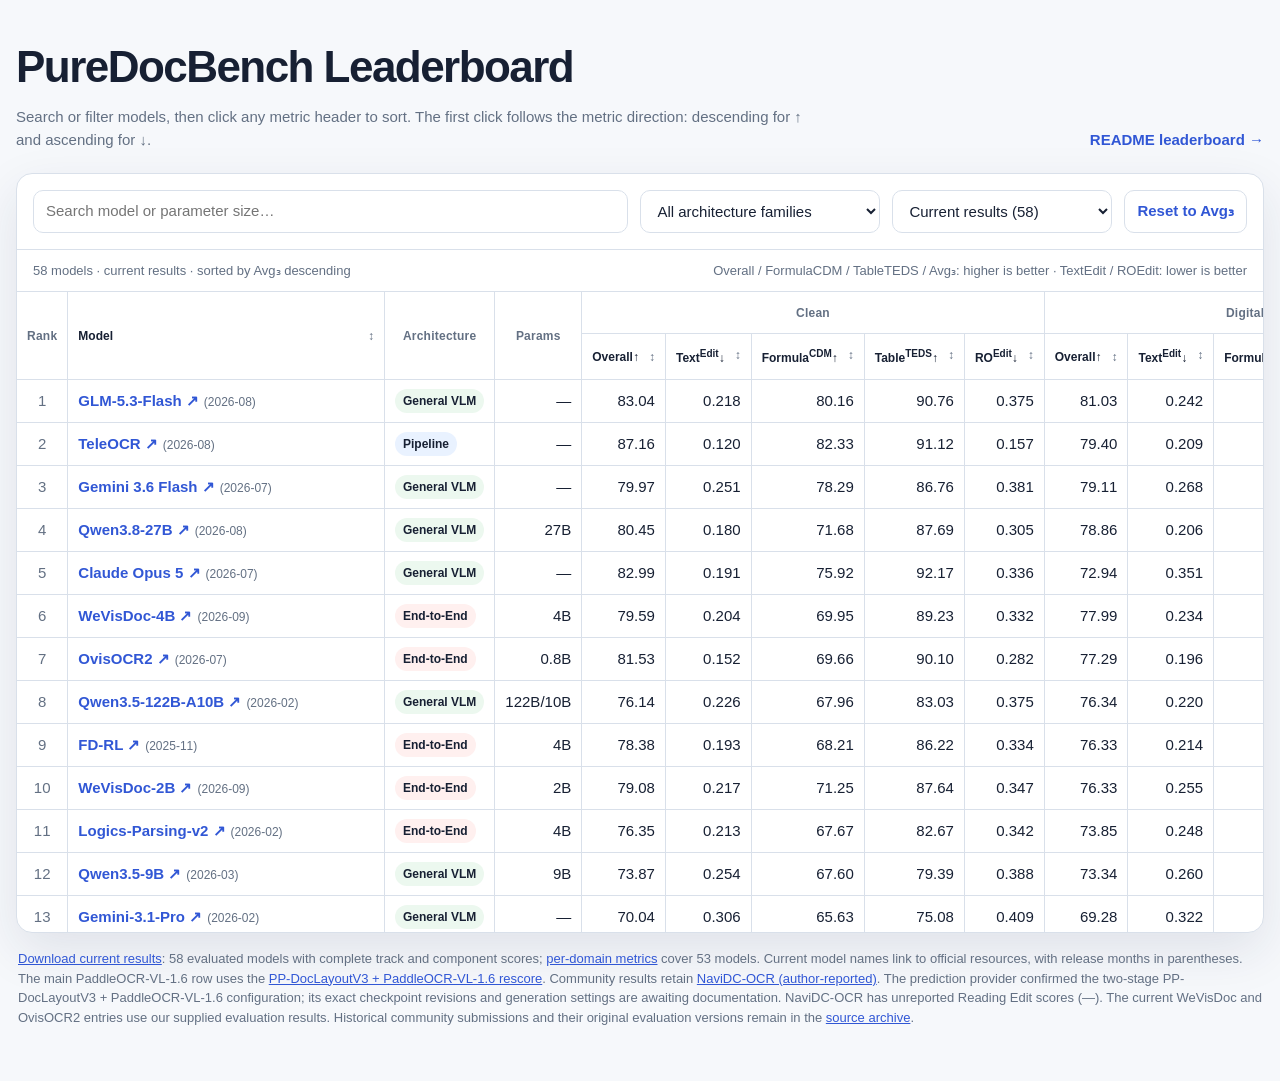
<file: leaderboard.html>
<!doctype html>
<html lang="en">
<head>
  <meta charset="utf-8">
  <meta name="viewport" content="width=device-width, initial-scale=1">
  <meta name="description" content="Interactive sortable leaderboard for PureDocBench.">
  <title>PureDocBench Interactive Leaderboard</title>
  <style>
    :root {
      color-scheme: light dark;
      --bg: #f6f8fb;
      --panel: #ffffff;
      --text: #172033;
      --muted: #637083;
      --border: #d9e0ea;
      --accent: #3157d5;
      --accent-soft: #edf1ff;
      --pipeline: #e9f2ff;
      --e2e: #fff0ef;
      --vlm: #ecf8ef;
      --shadow: 0 18px 50px rgba(29, 44, 79, 0.10);
    }
    @media (prefers-color-scheme: dark) {
      :root {
        --bg: #0f1420;
        --panel: #171e2c;
        --text: #edf2ff;
        --muted: #aab4c6;
        --border: #303a4d;
        --accent: #8ca5ff;
        --accent-soft: #242f55;
        --pipeline: #1d314b;
        --e2e: #45272a;
        --vlm: #203c2a;
        --shadow: 0 18px 50px rgba(0, 0, 0, 0.24);
      }
    }
    * { box-sizing: border-box; }
    body {
      margin: 0;
      background: var(--bg);
      color: var(--text);
      font: 15px/1.5 ui-sans-serif, -apple-system, BlinkMacSystemFont, "Segoe UI", sans-serif;
    }
    main { width: min(1880px, calc(100% - 32px)); margin: 34px auto 54px; }
    .hero {
      display: flex;
      justify-content: space-between;
      gap: 24px;
      align-items: flex-end;
      margin-bottom: 22px;
    }
    h1 { margin: 0 0 6px; font-size: clamp(28px, 4vw, 44px); letter-spacing: -0.035em; }
    .subtitle { margin: 0; color: var(--muted); max-width: 800px; }
    .back-link { color: var(--accent); font-weight: 700; text-decoration: none; white-space: nowrap; }
    .back-link:hover { text-decoration: underline; }
    .panel {
      background: var(--panel);
      border: 1px solid var(--border);
      border-radius: 16px;
      box-shadow: var(--shadow);
      overflow: hidden;
    }
    .controls {
      display: grid;
      grid-template-columns: minmax(220px, 1fr) minmax(180px, 240px) minmax(180px, 220px) auto;
      gap: 12px;
      padding: 16px;
      border-bottom: 1px solid var(--border);
    }
    input, select, .reset {
      width: 100%;
      min-height: 42px;
      border: 1px solid var(--border);
      border-radius: 10px;
      background: var(--panel);
      color: var(--text);
      padding: 9px 12px;
      font: inherit;
    }
    input:focus, select:focus, .reset:focus, th button:focus-visible {
      outline: 3px solid color-mix(in srgb, var(--accent) 35%, transparent);
      outline-offset: 1px;
    }
    .reset { width: auto; cursor: pointer; font-weight: 700; color: var(--accent); }
    .status-bar {
      display: flex;
      justify-content: space-between;
      gap: 16px;
      padding: 11px 16px;
      color: var(--muted);
      border-bottom: 1px solid var(--border);
      font-size: 13px;
    }
    .table-wrap { overflow: auto; max-height: calc(100vh - 260px); }
    table { width: 100%; min-width: 1850px; border-collapse: separate; border-spacing: 0; }
    th, td {
      padding: 9px 10px;
      border-right: 1px solid var(--border);
      border-bottom: 1px solid var(--border);
      text-align: right;
      white-space: nowrap;
      font-variant-numeric: tabular-nums;
    }
    th:last-child, td:last-child { border-right: 0; }
    thead th {
      position: sticky;
      z-index: 3;
      background: var(--panel);
      color: var(--text);
      font-size: 12px;
    }
    thead tr:first-child th { top: 0; height: 42px; }
    thead tr:nth-child(2) th { top: 42px; }
    thead .track { text-align: center; color: var(--muted); letter-spacing: 0.02em; }
    th button {
      width: 100%;
      padding: 3px 16px 3px 0;
      border: 0;
      background: transparent;
      color: inherit;
      font: inherit;
      font-weight: 750;
      text-align: right;
      cursor: pointer;
      position: relative;
    }
    th.left button { text-align: left; }
    th button::after { content: "↕"; position: absolute; right: 0; color: var(--muted); }
    th[aria-sort="ascending"] button,
    th[aria-sort="descending"] button { color: var(--accent); }
    th[aria-sort="ascending"] button::after { content: "↑"; color: var(--accent); }
    th[aria-sort="descending"] button::after { content: "↓"; color: var(--accent); }
    tbody tr:hover td { background: var(--accent-soft); }
    td.rank { color: var(--muted); text-align: center; width: 54px; }
    td.model, th.left { text-align: left; }
    td.model a { color: var(--accent); font-weight: 750; text-decoration: none; }
    td.model a:hover { text-decoration: underline; }
    td.family { text-align: left; }
    .release { color: var(--muted); margin-left: 5px; font-size: 12px; }
    .source { color: var(--muted); display: block; font-size: 11px; margin-top: 2px; }
    td.model { position: sticky; left: 0; background: var(--panel); z-index: 1; }
    thead th.left { left: 0; z-index: 5; }
    .pill { display: inline-block; border-radius: 999px; padding: 3px 8px; font-size: 12px; font-weight: 700; }
    .pipeline { background: var(--pipeline); }
    .e2e { background: var(--e2e); }
    .vlm { background: var(--vlm); }
    .avg3 { font-weight: 800; background: color-mix(in srgb, var(--accent-soft) 65%, transparent); }
    .notes { margin: 16px 2px 0; color: var(--muted); font-size: 13px; }
    .notes a { color: var(--accent); }
    @media (max-width: 760px) {
      main { width: min(100% - 18px, 1880px); margin-top: 20px; }
      .hero { align-items: flex-start; flex-direction: column; }
      .controls { grid-template-columns: 1fr; }
      .reset { width: 100%; }
      .status-bar { flex-direction: column; gap: 3px; }
      .table-wrap { max-height: calc(100vh - 340px); }
    }
  </style>
</head>
<body>
  <main>
    <header class="hero">
      <div>
        <h1>PureDocBench Leaderboard</h1>
        <p class="subtitle">Search or filter models, then click any metric header to sort. The first click follows the metric direction: descending for ↑ and ascending for ↓.</p>
      </div>
      <a class="back-link" href="https://github.com/zhihengli-casia/PureDocBench#main-leaderboard">README leaderboard →</a>
    </header>

    <section class="panel" aria-label="Interactive PureDocBench leaderboard">
      <div class="controls">
        <input id="search" type="search" placeholder="Search model or parameter size…" aria-label="Search models">
        <select id="family" aria-label="Filter by architecture family">
          <option value="">All architecture families</option>
          <option value="Pipeline">Pipeline / Multi-stage</option>
          <option value="End-to-End">End-to-End Specialists</option>
          <option value="General VLM">General VLMs</option>
        </select>
        <select id="source" aria-label="Filter by result source">
          <option value="paper">Current results (58)</option>
          <option value="community">Community results (1)</option>
          <option value="">All results (59)</option>
        </select>
        <button class="reset" id="reset" type="button">Reset to Avg₃</button>
      </div>
      <div class="status-bar">
        <span id="status" aria-live="polite"></span>
        <span>Overall / FormulaCDM / TableTEDS / Avg₃: higher is better · TextEdit / ROEdit: lower is better</span>
      </div>
      <div class="table-wrap">
        <table>
          <thead>
            <tr>
              <th rowspan="2" class="track">Rank</th>
              <th rowspan="2" class="left" data-sort-index="0"><button type="button">Model</button></th>
              <th rowspan="2" class="track">Architecture</th>
              <th rowspan="2" class="track">Params</th>
              <th colspan="5" class="track">Clean</th>
              <th colspan="5" class="track">Digital Degraded</th>
              <th colspan="5" class="track">Real Degraded</th>
              <th rowspan="2" data-sort-index="19" data-default-direction="desc"><button type="button">Avg<sub>3</sub>↑</button></th>
            </tr>
            <tr>
              <th data-sort-index="4" data-default-direction="desc"><button type="button">Overall↑</button></th>
              <th data-sort-index="5" data-default-direction="asc"><button type="button">Text<sup>Edit</sup>↓</button></th>
              <th data-sort-index="6" data-default-direction="desc"><button type="button">Formula<sup>CDM</sup>↑</button></th>
              <th data-sort-index="7" data-default-direction="desc"><button type="button">Table<sup>TEDS</sup>↑</button></th>
              <th data-sort-index="8" data-default-direction="asc"><button type="button">RO<sup>Edit</sup>↓</button></th>
              <th data-sort-index="9" data-default-direction="desc"><button type="button">Overall↑</button></th>
              <th data-sort-index="10" data-default-direction="asc"><button type="button">Text<sup>Edit</sup>↓</button></th>
              <th data-sort-index="11" data-default-direction="desc"><button type="button">Formula<sup>CDM</sup>↑</button></th>
              <th data-sort-index="12" data-default-direction="desc"><button type="button">Table<sup>TEDS</sup>↑</button></th>
              <th data-sort-index="13" data-default-direction="asc"><button type="button">RO<sup>Edit</sup>↓</button></th>
              <th data-sort-index="14" data-default-direction="desc"><button type="button">Overall↑</button></th>
              <th data-sort-index="15" data-default-direction="asc"><button type="button">Text<sup>Edit</sup>↓</button></th>
              <th data-sort-index="16" data-default-direction="desc"><button type="button">Formula<sup>CDM</sup>↑</button></th>
              <th data-sort-index="17" data-default-direction="desc"><button type="button">Table<sup>TEDS</sup>↑</button></th>
              <th data-sort-index="18" data-default-direction="asc"><button type="button">RO<sup>Edit</sup>↓</button></th>
            </tr>
          </thead>
          <tbody id="rows"></tbody>
        </table>
      </div>
    </section>

    <p class="notes"><a href="https://github.com/zhihengli-casia/PureDocBench/tree/main/results">Download current results</a>: 58 evaluated models with complete track and component scores; <a href="results/category_components.csv">per-domain metrics</a> cover 53 models. Current model names link to official resources, with release months in parentheses. The main PaddleOCR-VL-1.6 row uses the <a href="results/README.md#doclayoutv3-rescore">PP-DocLayoutV3 + PaddleOCR-VL-1.6 rescore</a>. Community results retain <a href="https://github.com/caipeng328/NaviDC-OCR#puredocbench">NaviDC-OCR (author-reported)</a>. The prediction provider confirmed the two-stage PP-DocLayoutV3 + PaddleOCR-VL-1.6 configuration; its exact checkpoint revisions and generation settings are awaiting documentation. NaviDC-OCR has unreported Reading Edit scores (—). The current WeVisDoc and OvisOCR2 entries use our supplied evaluation results. Historical community submissions and their original evaluation versions remain in the <a href="https://github.com/zhihengli-casia/PureDocBench/blob/main/data/README.md">source archive</a>.</p>
  </main>

  <script src="data/leaderboard.js"></script>
  <script>
    const models = leaderboardData.map(model => [
      model.name, model.architecture === "E2E" ? "End-to-End" : model.architecture,
      model.params || "—", model.url,
      ...["clean", "digital", "real"].flatMap(track =>
        ["overall", "text_edit", "formula_cdm", "table_teds", "reading_edit"].map(metric =>
          model.scores[track][metric] === null ? null : Number(model.scores[track][metric]))),
      Number(model.avg3), model.release_month, model.source, model.key, model.evaluation_kind || null, model.source_url || null
    ]);

    const metricNames = {
      0: "Model",
      4: "Clean Overall", 5: "Clean TextEdit", 6: "Clean FormulaCDM", 7: "Clean TableTEDS", 8: "Clean ROEdit",
      9: "Digital Overall", 10: "Digital TextEdit", 11: "Digital FormulaCDM", 12: "Digital TableTEDS", 13: "Digital ROEdit",
      14: "Real Overall", 15: "Real TextEdit", 16: "Real FormulaCDM", 17: "Real TableTEDS", 18: "Real ROEdit",
      19: "Avg₃"
    };
    const search = document.querySelector("#search");
    const family = document.querySelector("#family");
    const source = document.querySelector("#source");
    const reset = document.querySelector("#reset");
    const rows = document.querySelector("#rows");
    const status = document.querySelector("#status");
    const headers = [...document.querySelectorAll("th[data-sort-index]")];
    let sortIndex = 19;
    let direction = "desc";

    function formatScore(value, index) {
      if (value === null) return "—";
      return [5, 8, 10, 13, 15, 18].includes(index) ? value.toFixed(3) : value.toFixed(2);
    }

    function familyClass(value) {
      return value === "Pipeline" ? "pipeline" : value === "End-to-End" ? "e2e" : "vlm";
    }

    function escapeHTML(value) {
      return String(value).replace(/[&<>"']/g, character => ({"&": "&amp;", "<": "&lt;", ">": "&gt;", '"': "&quot;", "'": "&#39;"}[character]));
    }

    function selectRows(query, selectedFamily, selectedSource, index, order) {
      return models
        .filter(row => (!selectedFamily || row[1] === selectedFamily) &&
          (!selectedSource || row[21] === selectedSource) &&
          (!query || `${row[0]} ${row[2]}`.toLowerCase().includes(query)))
        .sort((a, b) => {
          if (index !== 0) {
            if (a[index] === null && b[index] === null) return a[0].localeCompare(b[0]);
            if (a[index] === null) return 1;
            if (b[index] === null) return -1;
          }
          const comparison = index === 0 ? a[0].localeCompare(b[0]) : a[index] - b[index];
          return (order === "asc" ? comparison : -comparison) || a[0].localeCompare(b[0]);
        });
    }

    function render() {
      const query = search.value.trim().toLowerCase();
      const selectedFamily = family.value;
      const filtered = selectRows(query, selectedFamily, source.value, sortIndex, direction);

      rows.innerHTML = filtered.map((row, rank) => `
        <tr>
          <td class="rank">${rank + 1}</td>
          <td class="model"><a href="${escapeHTML(row[3])}" target="_blank" rel="noopener noreferrer" title="Official resource for ${escapeHTML(row[0])}">${escapeHTML(row[0])} ↗</a>${row[20] ? `<span class="release">(${escapeHTML(row[20])})</span>` : ""}${row[23] === "maintainer-rescored" ? `<span class="source"><a href="${escapeHTML(row[24])}" target="_blank" rel="noopener noreferrer">Updated evaluation</a></span>` : row[21] === "community" ? '<span class="source">Community · author-reported</span>' : ""}</td>
          <td class="family"><span class="pill ${familyClass(row[1])}">${row[1]}</span></td>
          <td>${row[2]}</td>
          ${row.slice(4, 19).map((value, offset) => `<td>${formatScore(value, offset + 4)}</td>`).join("")}
          <td class="avg3">${formatScore(row[19], 19)}</td>
        </tr>`).join("");

      headers.forEach(header => {
        const active = Number(header.dataset.sortIndex) === sortIndex;
        header.setAttribute("aria-sort", active ? (direction === "asc" ? "ascending" : "descending") : "none");
      });
      status.textContent = `${filtered.length} models · ${source.value === "paper" ? "current results" : source.value === "community" ? "community results" : "current + community results"} · sorted by ${metricNames[sortIndex]} ${direction === "asc" ? "ascending" : "descending"}`;
    }

    headers.forEach(header => {
      header.querySelector("button").addEventListener("click", () => {
        const nextIndex = Number(header.dataset.sortIndex);
        if (nextIndex === sortIndex) {
          direction = direction === "asc" ? "desc" : "asc";
        } else {
          sortIndex = nextIndex;
          direction = header.dataset.defaultDirection || "asc";
        }
        render();
      });
    });
    search.addEventListener("input", render);
    family.addEventListener("change", render);
    source.addEventListener("change", render);
    reset.addEventListener("click", () => {
      search.value = "";
      family.value = "";
      source.value = "paper";
      sortIndex = 19;
      direction = "desc";
      render();
    });
    function applyInitialFilters() {
      const parameters = new URLSearchParams(globalThis.location?.search || "");
      const selectedSource = parameters.get("source");
      if (["paper", "community", ""].includes(selectedSource)) source.value = selectedSource;
      if (parameters.has("search")) search.value = parameters.get("search");
    }
    applyInitialFilters();
    render();
  </script>
</body>
</html>
</file>
